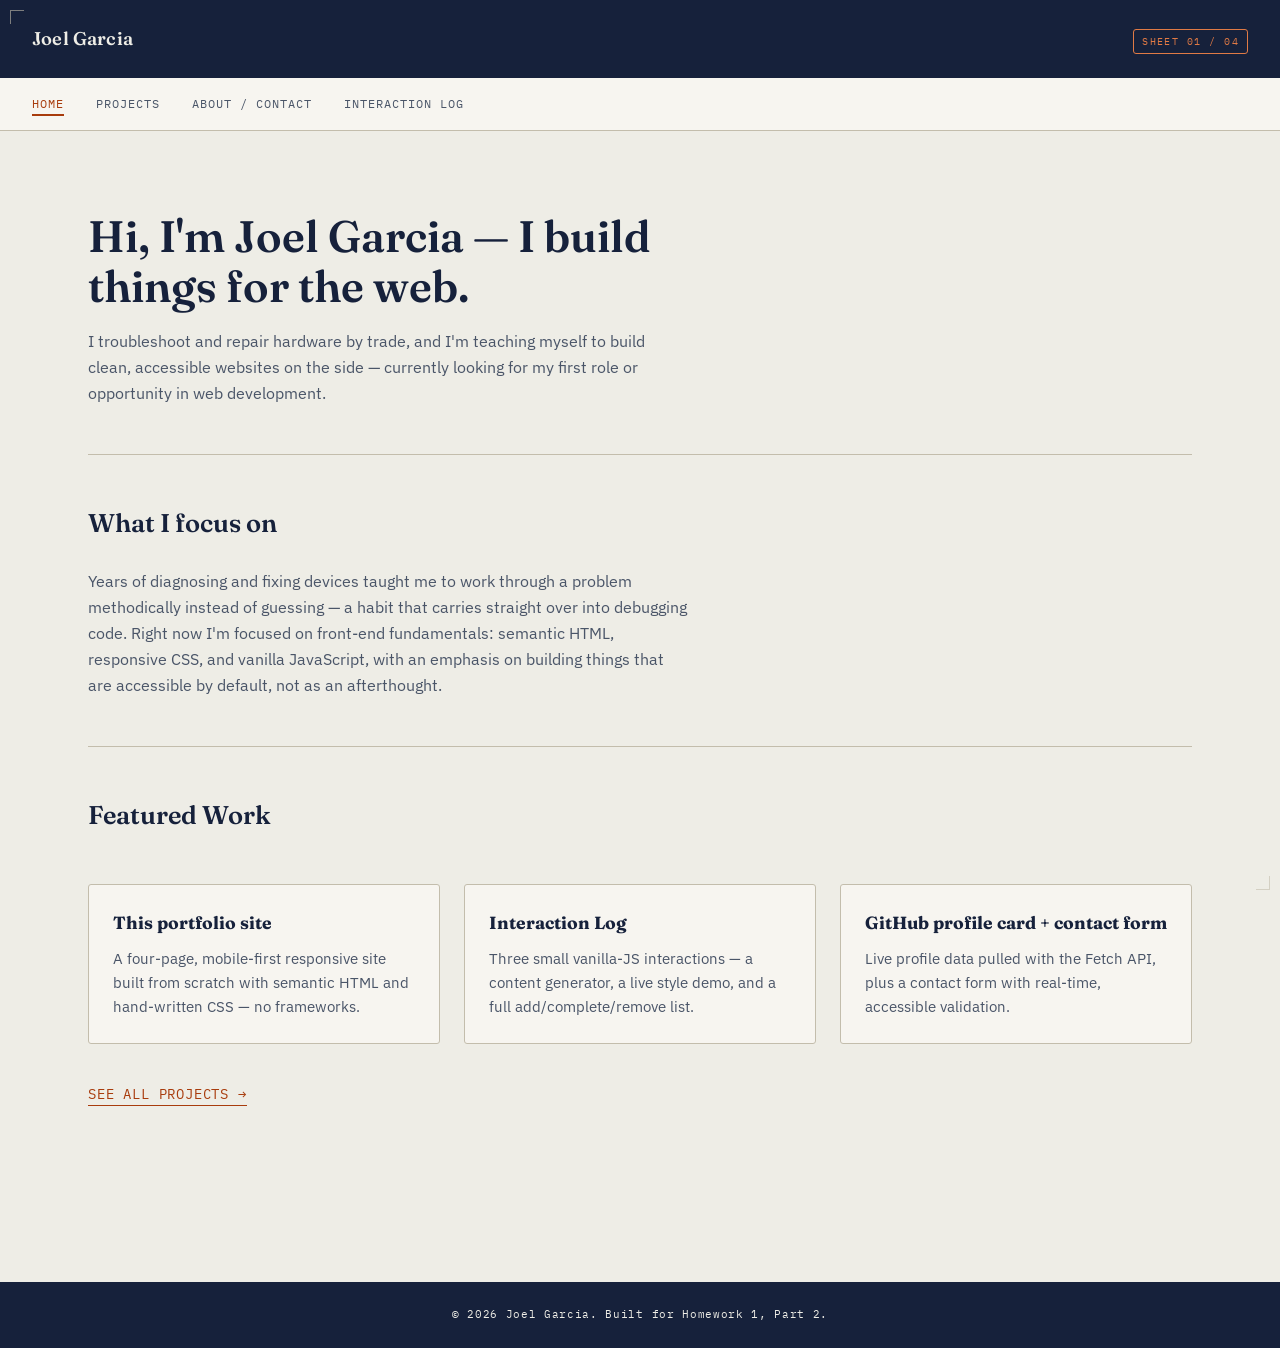
<file: index.html>
<!DOCTYPE html>
<html lang="en">
<head>
  <meta charset="UTF-8">
  <meta name="viewport" content="width=device-width, initial-scale=1.0">
  <title>Home — Joel Garcia</title>
  <link rel="preconnect" href="https://fonts.googleapis.com">
  <link rel="preconnect" href="https://fonts.gstatic.com" crossorigin>
  <link href="https://fonts.googleapis.com/css2?family=Fraunces:opsz,wght@9..144,500;9..144,600&family=IBM+Plex+Mono:wght@400;500&family=IBM+Plex+Sans:wght@400;500;600&display=swap" rel="stylesheet">
  <link rel="stylesheet" href="styles_part2.css">
</head>
<body>

  <a class="skip-link" href="#main-content">Skip to main content</a>

  <header>
    <p>Joel Garcia</p>
    <span class="sheet-tag" aria-hidden="true">SHEET 01 / 04</span>
  </header>

  <nav>
    <button type="button" class="nav-toggle" id="nav-toggle" aria-expanded="false" aria-controls="primary-nav">
      <span class="sr-only">Toggle navigation menu</span>
      <span class="nav-toggle-icon" aria-hidden="true"></span>
    </button>
    <ul id="primary-nav">
      <li><a href="index.html" aria-current="page">Home</a></li>
      <li><a href="projects_part2.html">Projects</a></li>
      <li><a href="about_part2.html">About / Contact</a></li>
      <li><a href="interactive-demo.html">Interaction Log</a></li>
    </ul>
  </nav>

  <main id="main-content" tabindex="-1">

    <section id="hero">
      <h1>Hi, I'm Joel Garcia — I build things for the web.</h1>
      <p>
        I troubleshoot and repair hardware by trade, and I'm teaching myself
        to build clean, accessible websites on the side — currently looking
        for my first role or opportunity in web development.
      </p>
    </section>

    <section id="intro">
      <h2>What I focus on</h2>
      <p>
        Years of diagnosing and fixing devices taught me to work through a
        problem methodically instead of guessing — a habit that carries
        straight over into debugging code. Right now I'm focused on
        front-end fundamentals: semantic HTML, responsive CSS, and vanilla
        JavaScript, with an emphasis on building things that are accessible
        by default, not as an afterthought.
      </p>
    </section>

    <section id="featured-work">
      <h2>Featured Work</h2>

      <article class="project-card">
        <h3>This portfolio site</h3>
        <p>A four-page, mobile-first responsive site built from scratch with semantic HTML and hand-written CSS — no frameworks.</p>
      </article>

      <article class="project-card">
        <h3>Interaction Log</h3>
        <p>Three small vanilla-JS interactions — a content generator, a live style demo, and a full add/complete/remove list.</p>
      </article>

      <article class="project-card">
        <h3>GitHub profile card + contact form</h3>
        <p>Live profile data pulled with the Fetch API, plus a contact form with real-time, accessible validation.</p>
      </article>

      <p><a href="projects_part2.html">See all projects &rarr;</a></p>
    </section>

  </main>

  <footer>
    <p>&copy; 2026 Joel Garcia. Built for Homework 1, Part 2.</p>
  </footer>

  <script src="nav-toggle.js"></script>

</body>
</html>
</file>
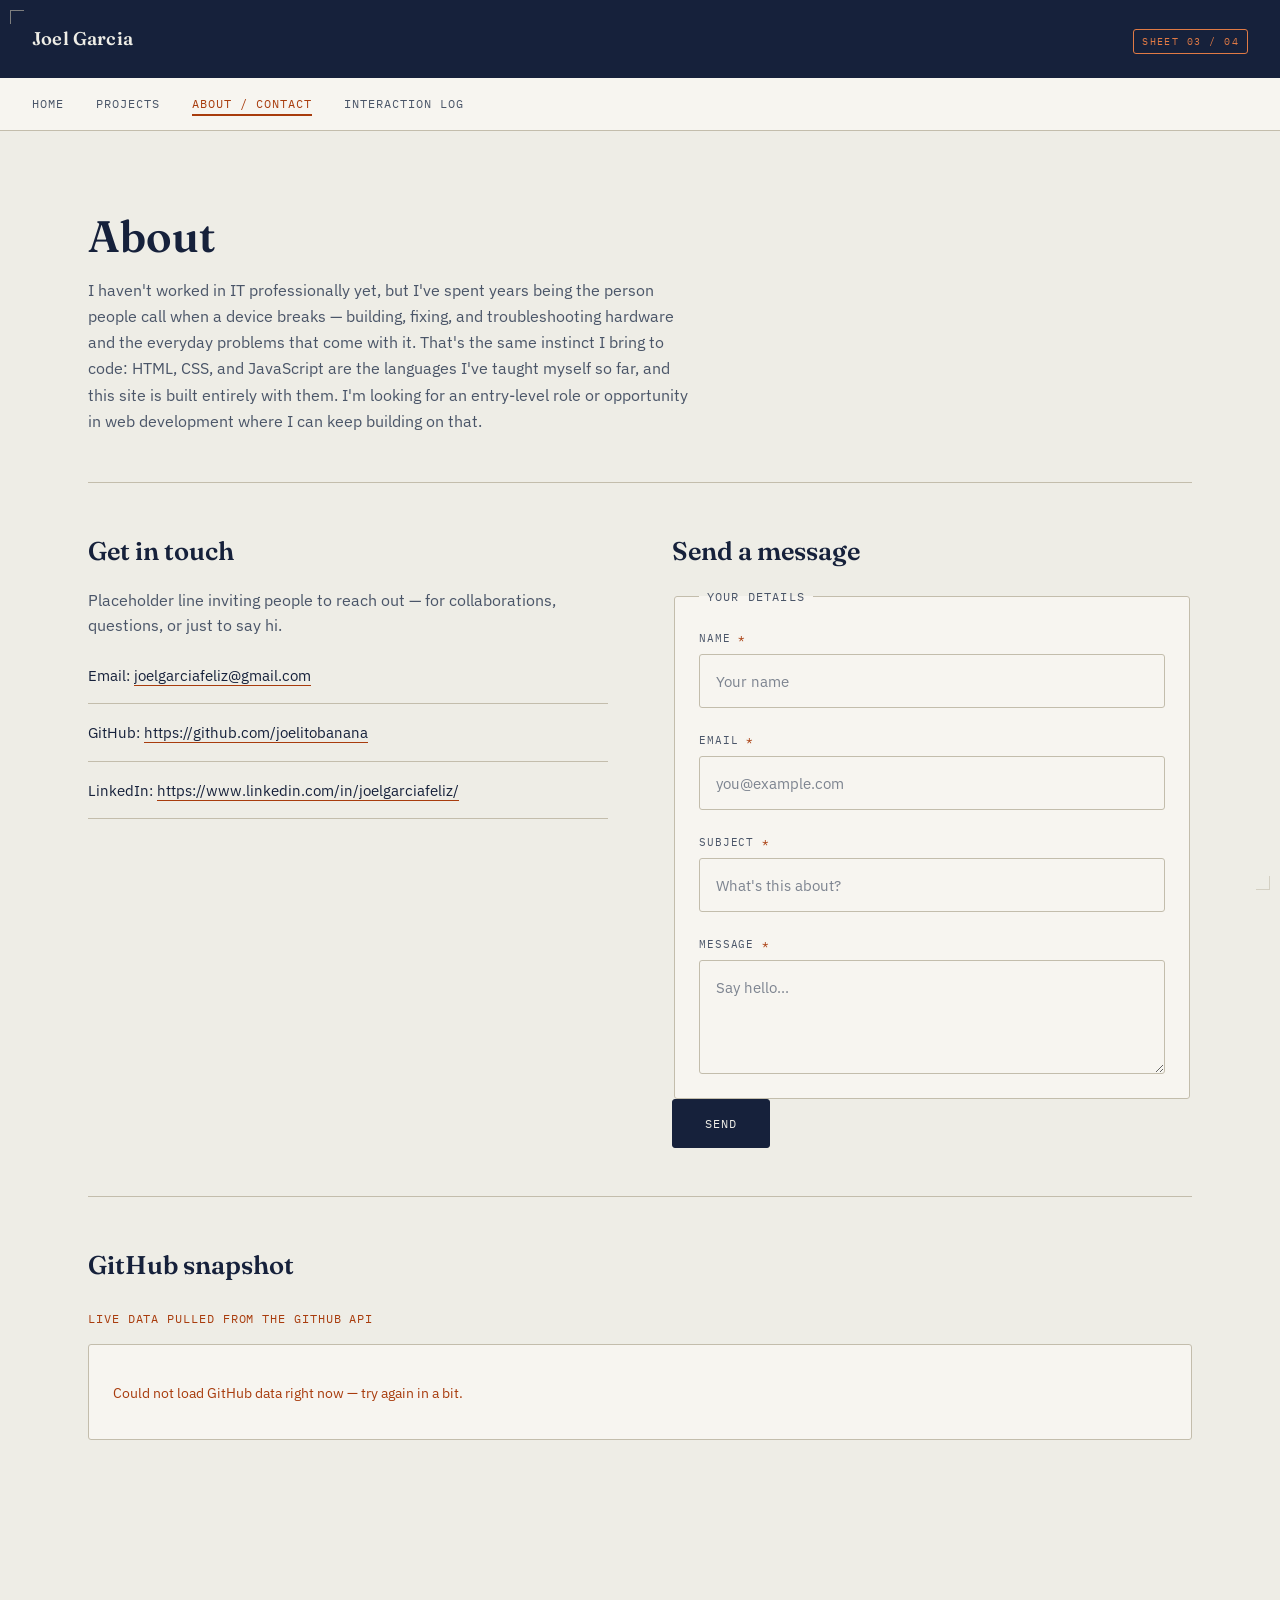
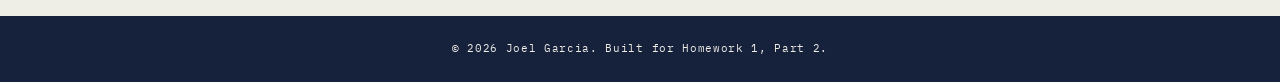
<file: about_part2.html>
<!DOCTYPE html>
<html lang="en">
<head>
  <meta charset="UTF-8">
  <meta name="viewport" content="width=device-width, initial-scale=1.0">
  <title>About / Contact — Joel Garcia</title>
  <link rel="preconnect" href="https://fonts.googleapis.com">
  <link rel="preconnect" href="https://fonts.gstatic.com" crossorigin>
  <link href="https://fonts.googleapis.com/css2?family=Fraunces:opsz,wght@9..144,500;9..144,600&family=IBM+Plex+Mono:wght@400;500&family=IBM+Plex+Sans:wght@400;500;600&display=swap" rel="stylesheet">
  <link rel="stylesheet" href="styles_part2.css">
</head>
<body>

  <a class="skip-link" href="#main-content">Skip to main content</a>

  <header>
    <p>Joel Garcia</p>
    <span class="sheet-tag" aria-hidden="true">SHEET 03 / 04</span>
  </header>

  <nav>
    <button type="button" class="nav-toggle" id="nav-toggle" aria-expanded="false" aria-controls="primary-nav">
      <span class="sr-only">Toggle navigation menu</span>
      <span class="nav-toggle-icon" aria-hidden="true"></span>
    </button>
    <ul id="primary-nav">
      <li><a href="index.html">Home</a></li>
      <li><a href="projects_part2.html">Projects</a></li>
      <li><a href="about_part2.html" aria-current="page">About / Contact</a></li>
      <li><a href="interactive-demo.html">Interaction Log</a></li>
    </ul>
  </nav>

  <main id="main-content" tabindex="-1">

    <section id="about-intro">
      <h1>About</h1>
      <p>
        I haven't worked in IT professionally yet, but I've spent years
        being the person people call when a device breaks — building,
        fixing, and troubleshooting hardware and the everyday problems that
        come with it. That's the same instinct I bring to code: HTML, CSS,
        and JavaScript are the languages I've taught myself so far, and
        this site is built entirely with them. I'm looking for an
        entry-level role or opportunity in web development where I can
        keep building on that.
      </p>
    </section>

    <section id="about-contact">
      <div class="about-wrap">

        <div>
          <h2>Get in touch</h2>
          <p>
            Placeholder line inviting people to reach out — for
            collaborations, questions, or just to say hi.
          </p>
          <ul class="contact-list">
            <li>Email: <a href="mailto:joelgarciafeliz@gmail.com">joelgarciafeliz@gmail.com</a></li>
            <li>GitHub: <a href="https://github.com/joelitobanana">https://github.com/joelitobanana</a></li>
            <li>LinkedIn: <a href="https://www.linkedin.com/in/joelgarciafeliz/">https://www.linkedin.com/in/joelgarciafeliz/</a></li>
          </ul>
        </div>

        <div>
          <h2>Send a message</h2>
          <!-- Client-side validation only — not wired to a backend yet. -->
          <div id="form-status" class="form-status" role="alert" tabindex="-1"></div>
          <form class="contact-form" id="contact-form" novalidate>
            <fieldset>
              <legend>Your details</legend>

              <div class="form-row">
                <label for="name">Name <span class="required-flag" aria-hidden="true">*</span></label>
                <input
                  type="text"
                  id="name"
                  name="name"
                  placeholder="Your name"
                  required
                  aria-required="true"
                  aria-describedby="name-error">
                <span class="field-error" id="name-error"></span>
              </div>

              <div class="form-row">
                <label for="email">Email <span class="required-flag" aria-hidden="true">*</span></label>
                <input
                  type="email"
                  id="email"
                  name="email"
                  placeholder="you@example.com"
                  required
                  aria-required="true"
                  aria-describedby="email-error">
                <span class="field-error" id="email-error"></span>
              </div>

              <div class="form-row">
                <label for="subject">Subject <span class="required-flag" aria-hidden="true">*</span></label>
                <input
                  type="text"
                  id="subject"
                  name="subject"
                  placeholder="What's this about?"
                  required
                  aria-required="true"
                  aria-describedby="subject-error">
                <span class="field-error" id="subject-error"></span>
              </div>

              <div class="form-row">
                <label for="message">Message <span class="required-flag" aria-hidden="true">*</span></label>
                <textarea
                  id="message"
                  name="message"
                  rows="4"
                  placeholder="Say hello..."
                  required
                  aria-required="true"
                  aria-describedby="message-error"></textarea>
                <span class="field-error" id="message-error"></span>
              </div>
            </fieldset>

            <button type="submit">Send</button>
          </form>
        </div>

      </div>
    </section>

    <section id="github-snapshot">
      <h2>GitHub snapshot</h2>
      <p class="eyebrow">Live data pulled from the GitHub API</p>
      <div id="github-card" class="github-card" aria-live="polite">
        <p class="github-status">Loading GitHub profile…</p>
      </div>
    </section>

  </main>

  <footer>
    <p>&copy; 2026 Joel Garcia. Built for Homework 1, Part 2.</p>
  </footer>

  <script>
    (function () {
      const form = document.getElementById('contact-form');
      const status = document.getElementById('form-status');

      // Basic format check: something@something.something — this is the
      // one field (email) validated for correct format, not just presence.
      function isValidEmailFormat(value) {
        return /^[^\s@]+@[^\s@]+\.[^\s@]+$/.test(value);
      }

      const fields = [
        {
          id: 'name',
          emptyMessage: 'Please enter your name.'
        },
        {
          id: 'email',
          emptyMessage: 'Please enter your email address.',
          formatCheck: isValidEmailFormat,
          formatMessage: 'Please enter a valid email address — it needs an "@" and a domain, like name@example.com.'
        },
        {
          id: 'subject',
          emptyMessage: 'Please enter a subject.'
        },
        {
          id: 'message',
          emptyMessage: 'Please enter a message.'
        }
      ];

      function setFieldError(id, message) {
        const input = document.getElementById(id);
        const errorEl = document.getElementById(id + '-error');
        const row = input.closest('.form-row');
        if (message) {
          row.classList.add('has-error');
          input.setAttribute('aria-invalid', 'true');
          errorEl.textContent = message;
        } else {
          row.classList.remove('has-error');
          input.setAttribute('aria-invalid', 'false');
          errorEl.textContent = '';
        }
      }

      // Returns an error message string for this field, or '' if it's valid.
      // Checks emptiness first, then format (when the field defines one).
      function getFieldError(field) {
        const input = document.getElementById(field.id);
        const value = input.value.trim();

        if (value === '') {
          return field.emptyMessage;
        }
        if (field.formatCheck && !field.formatCheck(value)) {
          return field.formatMessage;
        }
        return '';
      }

      function validate() {
        const errors = [];
        fields.forEach(function (field) {
          const message = getFieldError(field);
          setFieldError(field.id, message);
          if (message) errors.push(field);
        });
        return errors;
      }

      form.addEventListener('submit', function (e) {
        e.preventDefault();
        const errors = validate();

        status.classList.remove('is-success');

        if (errors.length > 0) {
          const items = errors
            .map(function (field) {
              const message = getFieldError(field);
              return '<li><a href="#' + field.id + '">' + message + '</a></li>';
            })
            .join('');
          status.innerHTML =
            'Please fix ' + errors.length + ' error' + (errors.length > 1 ? 's' : '') +
            ' before sending:<ul>' + items + '</ul>';
          // role="alert" announces the summary immediately; focus then moves
          // to the first invalid field so keyboard/screen-reader users can
          // fix it right away without hunting for it.
          document.getElementById(errors[0].id).focus();
        } else {
          const name = document.getElementById('name').value.trim();
          status.classList.add('is-success');
          status.innerHTML = 'Thanks, ' + name + ' — your message looks good. ' +
            '(This form is a front-end demo and isn\u2019t connected to a backend yet.)';
          status.focus();
          form.reset();
          fields.forEach(function (field) { setFieldError(field.id, ''); });
        }
      });

      // Live-correct: once a field already shows an error, re-check it on
      // every keystroke so the message updates or clears the moment the
      // person fixes it, without needing to submit again.
      fields.forEach(function (field) {
        const input = document.getElementById(field.id);
        input.addEventListener('input', function () {
          const row = input.closest('.form-row');
          if (!row.classList.contains('has-error')) return;
          setFieldError(field.id, getFieldError(field));
        });
      });
    })();
  </script>

  <script src="nav-toggle.js"></script>
  <script src="github-card.js"></script>

</body>
</html>
</file>
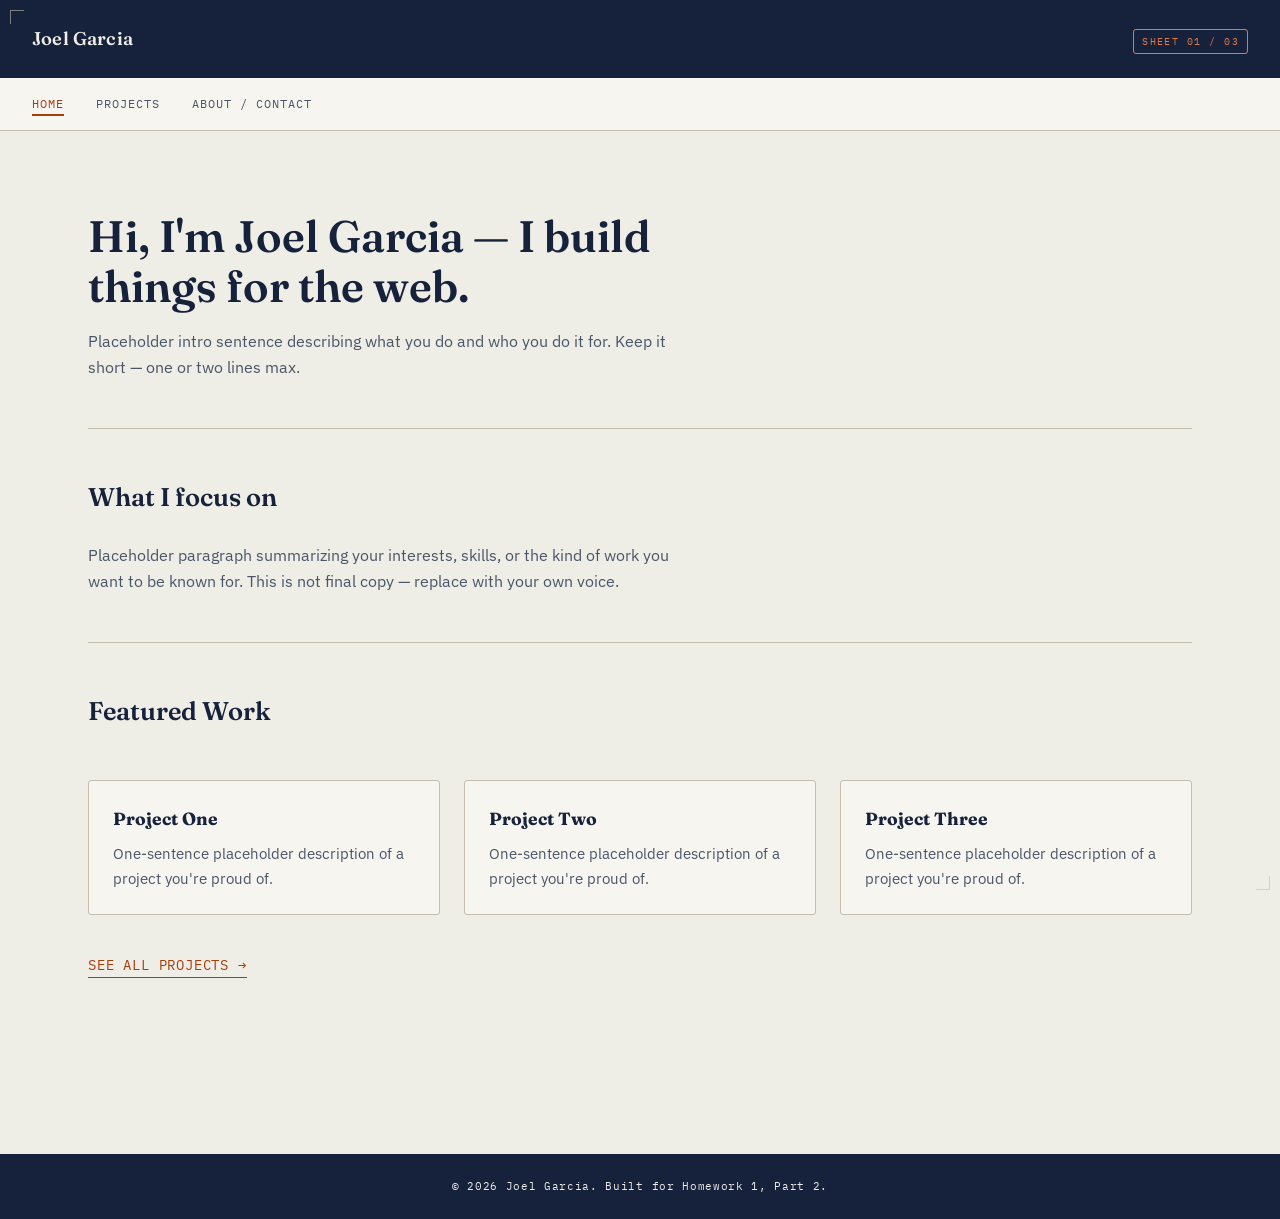
<file: index_part2.html>
<!DOCTYPE html>
<html lang="en">
<head>
  <meta charset="UTF-8">
  <meta name="viewport" content="width=device-width, initial-scale=1.0">
  <title>Home — Joel Garcia</title>
  <link rel="preconnect" href="https://fonts.googleapis.com">
  <link rel="preconnect" href="https://fonts.gstatic.com" crossorigin>
  <link href="https://fonts.googleapis.com/css2?family=Fraunces:opsz,wght@9..144,500;9..144,600&family=IBM+Plex+Mono:wght@400;500&family=IBM+Plex+Sans:wght@400;500;600&display=swap" rel="stylesheet">
  <link rel="stylesheet" href="styles_part2.css">
</head>
<body>

  <a class="skip-link" href="#main-content">Skip to main content</a>

  <header>
    <p>Joel Garcia</p>
    <span class="sheet-tag" aria-hidden="true">SHEET 01 / 03</span>
  </header>

  <nav>
    <ul>
      <li><a href="index_part2.html" aria-current="page">Home</a></li>
      <li><a href="projects_part2.html">Projects</a></li>
      <li><a href="about_part2.html">About / Contact</a></li>
    </ul>
  </nav>

  <main id="main-content" tabindex="-1">

    <section id="hero">
      <h1>Hi, I'm Joel Garcia — I build things for the web.</h1>
      <p>
        Placeholder intro sentence describing what you do and who you do it
        for. Keep it short — one or two lines max.
      </p>
    </section>

    <section id="intro">
      <h2>What I focus on</h2>
      <p>
        Placeholder paragraph summarizing your interests, skills, or the
        kind of work you want to be known for. This is not final copy —
        replace with your own voice.
      </p>
    </section>

    <section id="featured-work">
      <h2>Featured Work</h2>

      <article class="project-card">
        <h3>Project One</h3>
        <p>One-sentence placeholder description of a project you're proud of.</p>
      </article>

      <article class="project-card">
        <h3>Project Two</h3>
        <p>One-sentence placeholder description of a project you're proud of.</p>
      </article>

      <article class="project-card">
        <h3>Project Three</h3>
        <p>One-sentence placeholder description of a project you're proud of.</p>
      </article>

      <p><a href="projects_part2.html">See all projects &rarr;</a></p>
    </section>

  </main>

  <footer>
    <p>&copy; 2026 Joel Garcia. Built for Homework 1, Part 2.</p>
  </footer>

</body>
</html>
</file>
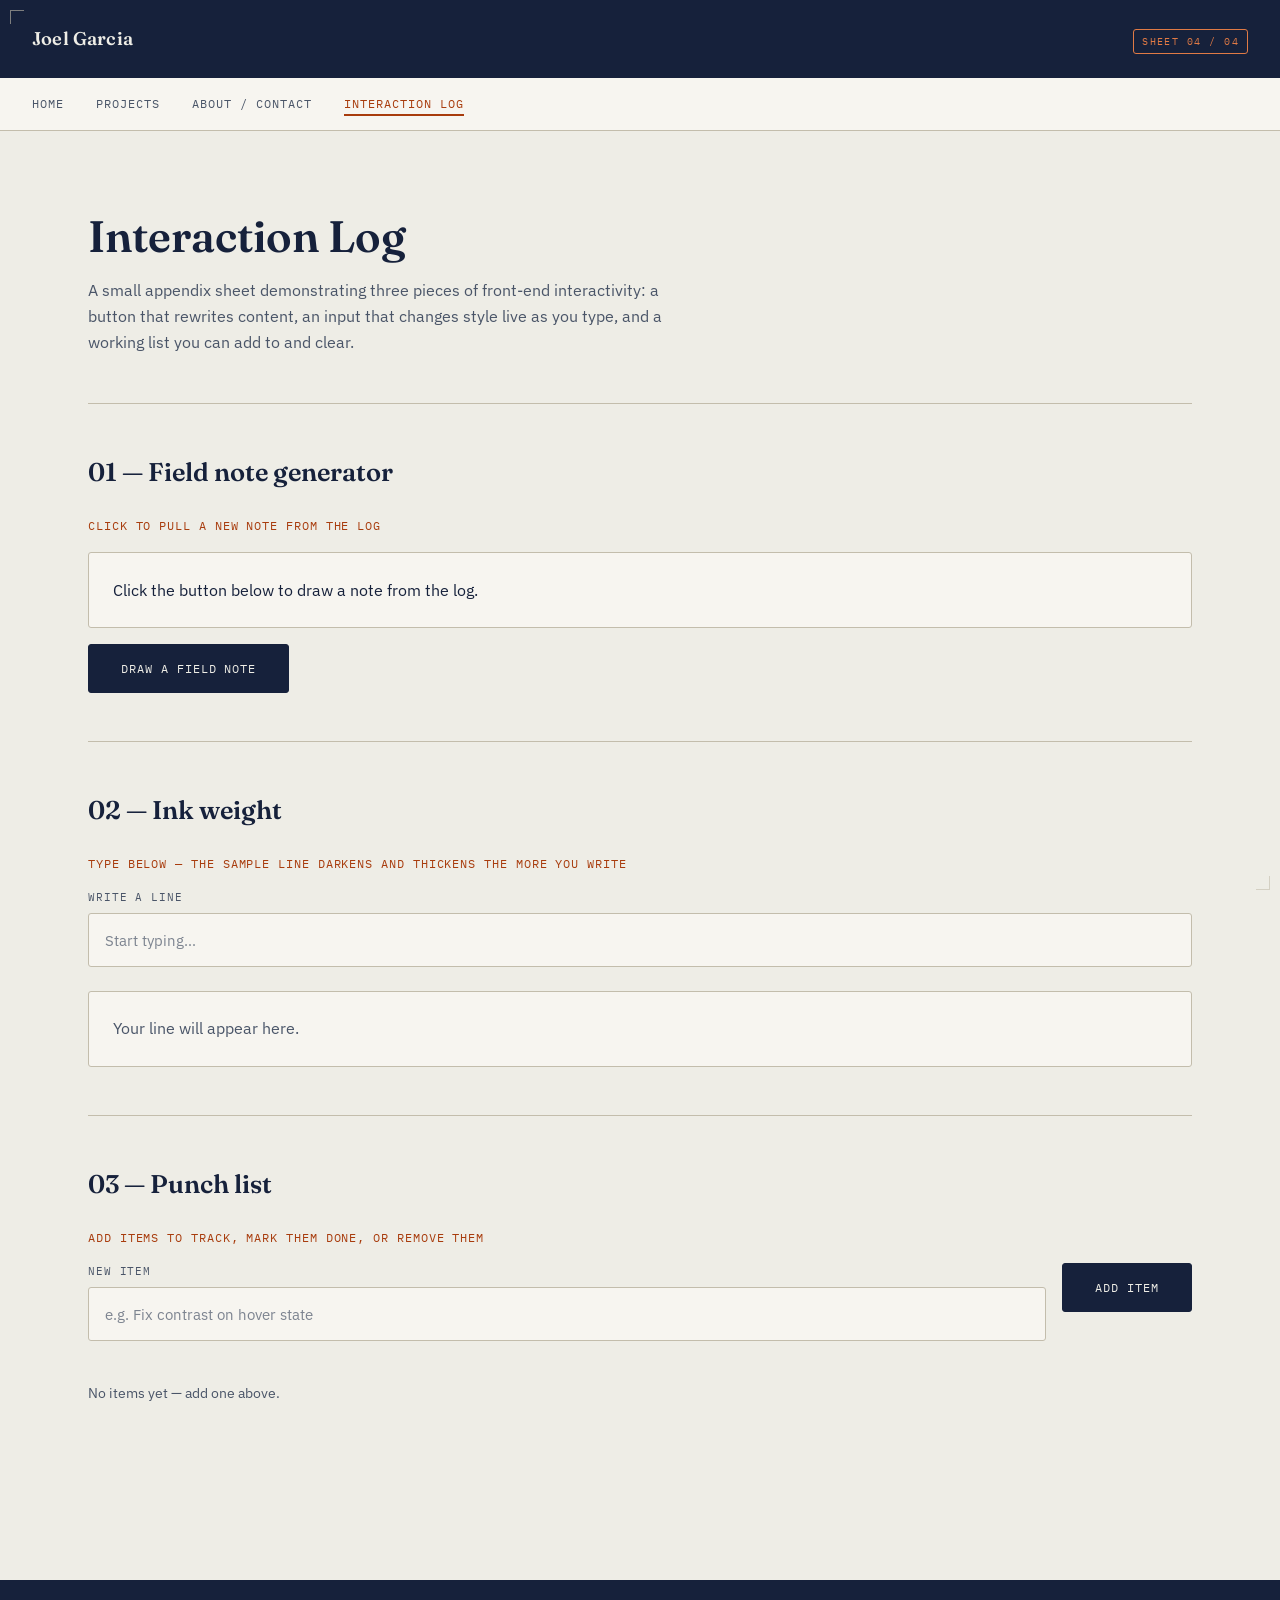
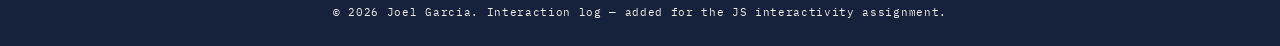
<file: interactive-demo.html>
<!DOCTYPE html>
<html lang="en">
<head>
  <meta charset="UTF-8">
  <meta name="viewport" content="width=device-width, initial-scale=1.0">
  <title>Interaction Log — Joel Garcia</title>
  <link rel="preconnect" href="https://fonts.googleapis.com">
  <link rel="preconnect" href="https://fonts.gstatic.com" crossorigin>
  <link href="https://fonts.googleapis.com/css2?family=Fraunces:opsz,wght@9..144,500;9..144,600&family=IBM+Plex+Mono:wght@400;500&family=IBM+Plex+Sans:wght@400;500;600&display=swap" rel="stylesheet">
  <link rel="stylesheet" href="styles_part2.css">
</head>
<body>

  <a class="skip-link" href="#main-content">Skip to main content</a>

  <header>
    <p>Joel Garcia</p>
    <span class="sheet-tag" aria-hidden="true">SHEET 04 / 04</span>
  </header>

  <nav>
    <button type="button" class="nav-toggle" id="nav-toggle" aria-expanded="false" aria-controls="primary-nav">
      <span class="sr-only">Toggle navigation menu</span>
      <span class="nav-toggle-icon" aria-hidden="true"></span>
    </button>
    <ul id="primary-nav">
      <li><a href="index.html">Home</a></li>
      <li><a href="projects_part2.html">Projects</a></li>
      <li><a href="about_part2.html">About / Contact</a></li>
      <li><a href="interactive-demo.html" aria-current="page">Interaction Log</a></li>
    </ul>
  </nav>

  <main id="main-content" tabindex="-1">

    <section id="log-intro">
      <h1>Interaction Log</h1>
      <p>
        A small appendix sheet demonstrating three pieces of front-end
        interactivity: a button that rewrites content, an input that
        changes style live as you type, and a working list you can add
        to and clear.
      </p>
    </section>

    <section id="field-note">
      <h2>01 — Field note generator</h2>
      <p class="eyebrow">Click to pull a new note from the log</p>
      <p id="note-text" class="note-display">
        Click the button below to draw a note from the log.
      </p>
      <button type="button" id="note-button" class="btn">Draw a field note</button>
    </section>

    <section id="ink-weight">
      <h2>02 — Ink weight</h2>
      <p class="eyebrow">Type below — the sample line darkens and thickens the more you write</p>
      <div class="form-row">
        <label for="ink-input">Write a line</label>
        <input
          type="text"
          id="ink-input"
          name="ink-input"
          placeholder="Start typing…"
          autocomplete="off">
      </div>
      <p id="ink-sample" class="ink-sample">Your line will appear here.</p>
    </section>

    <section id="punch-list">
      <h2>03 — Punch list</h2>
      <p class="eyebrow">Add items to track, mark them done, or remove them</p>
      <form id="punch-form" class="punch-form" novalidate>
        <div class="form-row">
          <label for="punch-input">New item</label>
          <input
            type="text"
            id="punch-input"
            name="punch-input"
            placeholder="e.g. Fix contrast on hover state"
            autocomplete="off">
        </div>
        <button type="submit" class="btn">Add item</button>
      </form>
      <ul id="punch-items" class="punch-items"></ul>
      <p id="punch-empty" class="punch-empty">No items yet — add one above.</p>
    </section>

  </main>

  <footer>
    <p>&copy; 2026 Joel Garcia. Interaction log — added for the JS interactivity assignment.</p>
  </footer>

  <script src="nav-toggle.js"></script>
  <script src="interactive-demo.js"></script>

</body>
</html>
</file>
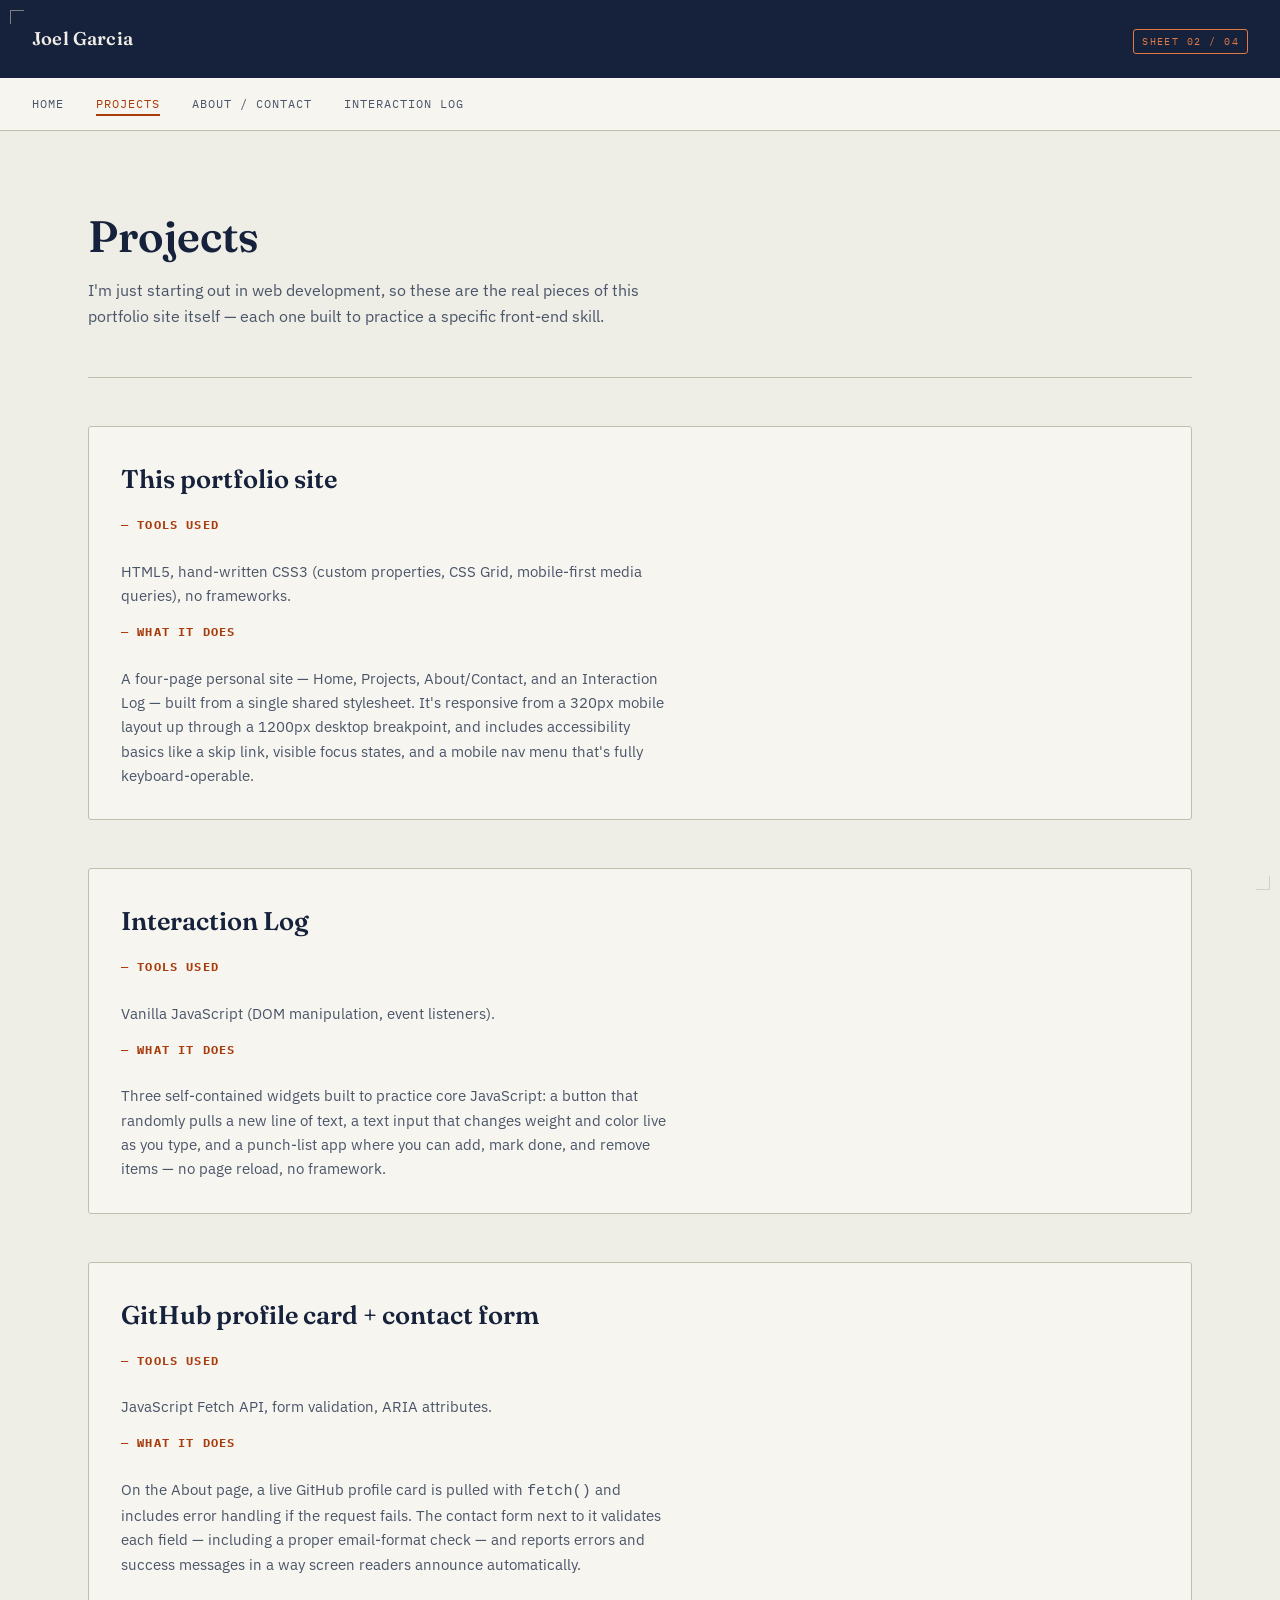
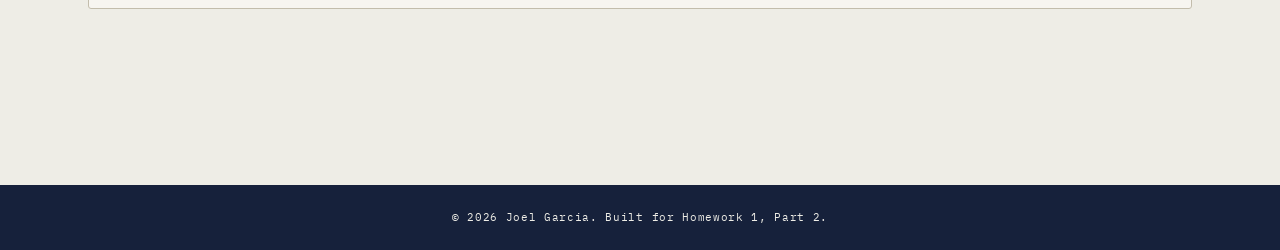
<file: projects_part2.html>
<!DOCTYPE html>
<html lang="en">
<head>
  <meta charset="UTF-8">
  <meta name="viewport" content="width=device-width, initial-scale=1.0">
  <title>Projects — Joel Garcia</title>
  <link rel="preconnect" href="https://fonts.googleapis.com">
  <link rel="preconnect" href="https://fonts.gstatic.com" crossorigin>
  <link href="https://fonts.googleapis.com/css2?family=Fraunces:opsz,wght@9..144,500;9..144,600&family=IBM+Plex+Mono:wght@400;500&family=IBM+Plex+Sans:wght@400;500;600&display=swap" rel="stylesheet">
  <link rel="stylesheet" href="styles_part2.css">
</head>
<body>

  <a class="skip-link" href="#main-content">Skip to main content</a>

  <header>
    <p>Joel Garcia</p>
    <span class="sheet-tag" aria-hidden="true">SHEET 02 / 04</span>
  </header>

  <nav>
    <button type="button" class="nav-toggle" id="nav-toggle" aria-expanded="false" aria-controls="primary-nav">
      <span class="sr-only">Toggle navigation menu</span>
      <span class="nav-toggle-icon" aria-hidden="true"></span>
    </button>
    <ul id="primary-nav">
      <li><a href="index.html">Home</a></li>
      <li><a href="projects_part2.html" aria-current="page">Projects</a></li>
      <li><a href="about_part2.html">About / Contact</a></li>
      <li><a href="interactive-demo.html">Interaction Log</a></li>
    </ul>
  </nav>

  <main id="main-content" tabindex="-1">

    <section id="projects-intro">
      <h1>Projects</h1>
      <p>
        I'm just starting out in web development, so these are the real
        pieces of this portfolio site itself — each one built to practice
        a specific front-end skill.
      </p>
    </section>

    <section id="project-list">

      <article class="project-card">
        <h2>This portfolio site</h2>
        <h3>Tools used</h3>
        <p>HTML5, hand-written CSS3 (custom properties, CSS Grid, mobile-first media queries), no frameworks.</p>
        <h3>What it does</h3>
        <p>
          A four-page personal site — Home, Projects, About/Contact, and an
          Interaction Log — built from a single shared stylesheet. It's
          responsive from a 320px mobile layout up through a 1200px desktop
          breakpoint, and includes accessibility basics like a skip link,
          visible focus states, and a mobile nav menu that's fully
          keyboard-operable.
        </p>
      </article>

      <article class="project-card">
        <h2>Interaction Log</h2>
        <h3>Tools used</h3>
        <p>Vanilla JavaScript (DOM manipulation, event listeners).</p>
        <h3>What it does</h3>
        <p>
          Three self-contained widgets built to practice core JavaScript:
          a button that randomly pulls a new line of text, a text input
          that changes weight and color live as you type, and a punch-list
          app where you can add, mark done, and remove items — no page
          reload, no framework.
        </p>
      </article>

      <article class="project-card">
        <h2>GitHub profile card + contact form</h2>
        <h3>Tools used</h3>
        <p>JavaScript Fetch API, form validation, ARIA attributes.</p>
        <h3>What it does</h3>
        <p>
          On the About page, a live GitHub profile card is pulled with
          <code>fetch()</code> and includes error handling if the request
          fails. The contact form next to it validates each field —
          including a proper email-format check — and reports errors and
          success messages in a way screen readers announce automatically.
        </p>
      </article>

    </section>

  </main>

  <footer>
    <p>&copy; 2026 Joel Garcia. Built for Homework 1, Part 2.</p>
  </footer>

  <script src="nav-toggle.js"></script>

</body>
</html>
</file>
<file: styles_part2.css>
/* ==========================================================================
   Joel Garcia — Portfolio stylesheet (styles_part2.css)

   Concept: a "spec sheet" / drafting-table aesthetic — a nod to the
   data-sheet="SHEET 0X / 03" labels already in the markup. Paper +
   ink-navy base, one burnt-orange "red pencil" accent used sparingly,
   IBM Plex Mono for stamped labels/eyebrows, Fraunces for display type.

   Built mobile-first (base = ~320px). Two breakpoints layer on
   enhancements for tablet (768px) and desktop (1200px).
   ========================================================================== */

/* ---- Design tokens ------------------------------------------------------ */
:root {
  /* Color */
  --ink: #16213b;          /* primary text / dark bands */
  --ink-soft: #4a5568;     /* secondary text */
  --paper: #eeede6;        /* page background */
  --paper-raised: #f7f5f0; /* cards, inputs — one step lighter than paper */
  --line: #c3bdac;         /* hairline rules / borders */
  --signal: #c1440e;       /* accent — decorative only: borders, focus rings, hover fills behind dark text */
  --signal-text: #a83c0d;  /* accent, darkened for AA text contrast on paper/paper-raised (5.4:1+) */
  --signal-on-dark: #e07a45; /* accent, lightened for AA text contrast on the ink header/footer bands (5.3:1+) */

  /* Type */
  --font-display: "Fraunces", Georgia, serif;
  --font-body: "IBM Plex Sans", -apple-system, BlinkMacSystemFont, sans-serif;
  --font-mono: "IBM Plex Mono", "Courier New", monospace;

  /* Spacing scale — multiples of 8px */
  --space-1: 8px;
  --space-2: 16px;
  --space-3: 24px;
  --space-4: 32px;
  --space-5: 48px;
  --space-6: 64px;
  --space-8: 96px;

  --radius: 3px;
  --max-width: 1200px;
}

/* ---- Reset --------------------------------------------------------------- */
*,
*::before,
*::after {
  box-sizing: border-box;
}

html {
  -webkit-text-size-adjust: 100%;
  scroll-behavior: smooth;
}

body,
h1, h2, h3,
p, ul, ol,
figure {
  margin: 0;
}

ul {
  padding: 0;
}

img {
  display: block;
  max-width: 100%;
  height: auto;
}

a {
  color: inherit;
}

::selection {
  background: var(--signal-text);
  color: var(--paper);
}

/* Visually hidden but available to assistive tech / keyboard focus */
.sr-only {
  position: absolute;
  width: 1px;
  height: 1px;
  padding: 0;
  margin: -1px;
  overflow: hidden;
  clip: rect(0, 0, 0, 0);
  white-space: nowrap;
  border: 0;
}

/* Skip-navigation link: first focusable element on every page */
.skip-link {
  position: absolute;
  top: -100px;
  left: var(--space-2);
  z-index: 100;
  background: var(--ink);
  color: var(--paper);
  padding: var(--space-2) var(--space-3);
  border-radius: var(--radius);
  font-family: var(--font-mono);
  font-size: 0.8rem;
  text-transform: uppercase;
  letter-spacing: 0.06em;
  transition: top 0.15s ease;
}

.skip-link:focus {
  top: var(--space-2);
}

main:focus {
  outline: none;
}

/* ---- Base ------------------------------------------------------------- */
body {
  background: var(--paper);
  color: var(--ink);
  font-family: var(--font-body);
  font-size: 16px;
  line-height: 1.6;
  -webkit-font-smoothing: antialiased;
  position: relative;
}

/* Corner registration marks — a quiet nod to drafting/print sheets */
body::before,
body::after {
  content: "";
  position: fixed;
  width: 14px;
  height: 14px;
  border: 1px solid var(--line);
  opacity: 0.6;
  pointer-events: none;
  z-index: 50;
}
body::before {
  top: 10px;
  left: 10px;
  border-right: none;
  border-bottom: none;
}
body::after {
  bottom: 10px;
  right: 10px;
  border-left: none;
  border-top: none;
}

a:focus-visible,
button:focus-visible,
input:focus-visible,
textarea:focus-visible {
  outline: 2px solid var(--signal);
  outline-offset: 2px;
}

/* ---- Header / title block ------------------------------------------------ */
header {
  background: var(--ink);
  color: var(--paper);
  padding: var(--space-3);
  display: flex;
  flex-wrap: wrap;
  align-items: baseline;
  justify-content: space-between;
  row-gap: var(--space-1);
  column-gap: var(--space-2);
}

header p {
  font-family: var(--font-display);
  font-weight: 600;
  font-size: 1.05rem;
  letter-spacing: 0.01em;
}

/* Decorative sheet-number tag. aria-hidden in the HTML — it's letterhead
   flourish, not wayfinding info (nav already marks the current page via
   aria-current), so it's hidden from assistive tech rather than read aloud
   as a confusing run-on string after the site name. */
.sheet-tag {
  font-family: var(--font-mono);
  font-size: 0.65rem;
  letter-spacing: 0.14em;
  color: var(--signal-on-dark);
  border: 1px solid var(--signal-on-dark);
  border-radius: var(--radius);
  padding: 3px 8px;
  text-transform: uppercase;
}

/* ---- Nav ------------------------------------------------------------- */
nav {
  background: var(--paper-raised);
  border-bottom: 1px solid var(--line);
}

/* Hamburger toggle — only rendered/shown at mobile widths; the nav list
   is always visible at tablet+ so the button has nothing to do there. */
.nav-toggle {
  display: none;
}

nav ul {
  display: flex;
  flex-wrap: wrap;
  list-style: none;
  gap: var(--space-2) var(--space-3);
  padding: var(--space-2) var(--space-3);
  font-family: var(--font-mono);
  font-size: 0.7rem;
  letter-spacing: 0.08em;
  text-transform: uppercase;
}

nav a {
  text-decoration: none;
  color: var(--ink-soft);
  padding-bottom: 3px;
  border-bottom: 2px solid transparent;
  transition: color 0.15s ease, border-color 0.15s ease;
}

nav a:hover,
nav a:focus-visible,
nav a[aria-current="page"] {
  color: var(--signal-text);
  border-bottom-color: var(--signal-text);
}

/* ---- Main / sections --------------------------------------------------- */
main {
  max-width: var(--max-width);
  margin: 0 auto;
  padding: var(--space-4) var(--space-3);
}

section {
  padding: var(--space-4) 0;
  border-top: 1px solid var(--line);
}

section:first-child {
  border-top: none;
  padding-top: var(--space-2);
}

h1 {
  font-family: var(--font-display);
  font-weight: 600;
  font-size: clamp(1.9rem, 6vw, 2.75rem);
  line-height: 1.15;
  max-width: 20ch;
}

h2 {
  font-family: var(--font-display);
  font-weight: 600;
  font-size: clamp(1.3rem, 3.5vw, 1.6rem);
  margin-bottom: var(--space-3);
}

#hero p,
#intro p,
#projects-intro p,
#about-intro p,
#log-intro p {
  color: var(--ink-soft);
  max-width: 60ch;
  margin-top: var(--space-2);
  font-size: 1.02rem;
}

#featured-work p a {
  display: inline-block;
  margin-top: var(--space-2);
  font-family: var(--font-mono);
  font-size: 0.85rem;
  text-transform: uppercase;
  letter-spacing: 0.06em;
  color: var(--signal-text);
  text-decoration: none;
  border-bottom: 1px solid var(--signal-text);
}

#featured-work p a:hover,
#featured-work p a:focus-visible {
  color: var(--ink);
  border-color: var(--ink);
}

/* ---- Featured work grid (home page) — multi-column via CSS Grid -------- */
#featured-work {
  display: grid;
  grid-template-columns: 1fr;
  gap: var(--space-3);
}

#featured-work h2,
#featured-work > p {
  grid-column: 1 / -1;
}

/* .project-card — lightweight variant used on the home page */
.project-card {
  background: var(--paper-raised);
  border: 1px solid var(--line);
  border-radius: var(--radius);
  padding: var(--space-3);
  transition: transform 0.15s ease, border-color 0.15s ease;
}

.project-card:hover,
.project-card:focus-within {
  transform: translateY(-2px);
  border-color: var(--signal);
}

.project-card h3 {
  font-family: var(--font-display);
  font-size: 1.1rem;
  margin-bottom: var(--space-1);
}

.project-card p {
  color: var(--ink-soft);
  font-size: 0.95rem;
}

/* ---- Project list (projects page) — richer spec-sheet style cards ------ */
#project-list {
  display: flex;
  flex-direction: column;
  gap: var(--space-5);
}

#project-list .project-card {
  display: grid;
  grid-template-columns: 1fr;
  grid-template-areas:
    "title"
    "meta1"
    "text1"
    "meta2"
    "text2"
    "media";
  gap: var(--space-2);
  padding: var(--space-3);
}

#project-list .project-card h2 {
  grid-area: title;
  margin-bottom: 0;
}

#project-list .project-card h3:nth-of-type(1) { grid-area: meta1; }
#project-list .project-card p:nth-of-type(1)  { grid-area: text1; }
#project-list .project-card h3:nth-of-type(2) { grid-area: meta2; }
#project-list .project-card p:nth-of-type(2)  { grid-area: text2; }
#project-list .project-card img               { grid-area: media; }

#project-list .project-card h3 {
  font-family: var(--font-mono);
  font-size: 0.72rem;
  text-transform: uppercase;
  letter-spacing: 0.1em;
  color: var(--signal-text);
}

#project-list .project-card h3::before {
  content: "— ";
}

#project-list .project-card p {
  color: var(--ink-soft);
}

#project-list .project-card img {
  width: 100%;
  aspect-ratio: 4 / 3;
  object-fit: cover;
  background: var(--paper);
  border: 1px solid var(--line);
  border-radius: var(--radius);
}

/* ---- About / contact page ---------------------------------------------- */
.about-wrap {
  display: grid;
  grid-template-columns: 1fr;
  gap: var(--space-5);
}

.about-wrap h2 {
  margin-bottom: var(--space-2);
}

.about-wrap > div > p {
  color: var(--ink-soft);
  margin-bottom: var(--space-3);
}

.contact-list {
  list-style: none;
  display: flex;
  flex-direction: column;
  gap: var(--space-2);
}

.contact-list li {
  font-size: 0.95rem;
  padding-bottom: var(--space-2);
  border-bottom: 1px solid var(--line);
}

.contact-list a {
  text-decoration: none;
  border-bottom: 1px solid var(--signal-text);
}

.contact-list a:hover,
.contact-list a:focus-visible {
  color: var(--signal-text);
}

.contact-form {
  display: flex;
  flex-direction: column;
}

/* Error/success summary — announced via role="alert" in the HTML.
   :not(:empty) means it only takes up space once JS has something to say. */
.form-status {
  display: none;
}

.form-status:not(:empty) {
  display: block;
  margin-bottom: var(--space-3);
  padding: var(--space-2) var(--space-3);
  border: 1px solid var(--signal-text);
  border-left: 4px solid var(--signal-text);
  border-radius: var(--radius);
  background: var(--paper-raised);
  font-size: 0.9rem;
}

.form-status.is-success {
  border-color: var(--ink);
  border-left-color: var(--ink);
}

.form-status a {
  color: var(--signal-text);
}

.form-status ul {
  list-style: disc;
  padding-left: var(--space-3);
  margin-top: var(--space-1);
}

/* Groups the related contact fields into one labelled region —
   the same "common region" treatment as the project cards. */
fieldset {
  border: 1px solid var(--line);
  border-radius: var(--radius);
  background: var(--paper-raised);
  padding: var(--space-3);
}

legend {
  font-family: var(--font-mono);
  font-size: 0.72rem;
  text-transform: uppercase;
  letter-spacing: 0.1em;
  color: var(--ink-soft);
  padding: 0 var(--space-1);
}

.form-row {
  display: flex;
  flex-direction: column;
  gap: 6px;
  margin-bottom: var(--space-3);
}

.form-row:last-child {
  margin-bottom: 0;
}

.form-row label {
  font-family: var(--font-mono);
  font-size: 0.7rem;
  text-transform: uppercase;
  letter-spacing: 0.08em;
  color: var(--ink-soft);
}

.form-row input,
.form-row textarea {
  font-family: var(--font-body);
  font-size: 0.95rem;
  color: var(--ink);
  background: var(--paper-raised);
  border: 1px solid var(--line);
  border-radius: var(--radius);
  padding: var(--space-2);
  resize: vertical;
}

.form-row input::placeholder,
.form-row textarea::placeholder {
  color: var(--ink-soft);
  opacity: 0.7;
}

.form-row input:focus,
.form-row textarea:focus {
  outline: none;
  border-color: var(--signal);
  box-shadow: 0 0 0 2px rgba(193, 68, 14, 0.15);
}

.form-row .required-flag {
  color: var(--signal-text);
}

/* Error state: color is never the only cue — border weight doubles and
   an icon + text message appears, so the state reads without color vision. */
.form-row.has-error input,
.form-row.has-error textarea {
  border-color: var(--signal-text);
  border-width: 2px;
}

.field-error {
  display: block;
  min-height: 1em;
  margin-top: 4px;
  font-size: 0.82rem;
  color: var(--signal-text);
}

.field-error:empty {
  display: none;
}

.contact-form button,
.btn {
  align-self: flex-start;
  font-family: var(--font-mono);
  font-size: 0.75rem;
  text-transform: uppercase;
  letter-spacing: 0.08em;
  color: var(--paper);
  background: var(--ink);
  border: 1px solid var(--ink);
  border-radius: var(--radius);
  padding: var(--space-2) var(--space-4);
  cursor: pointer;
  transition: background 0.15s ease, border-color 0.15s ease;
}

.contact-form button:hover,
.contact-form button:focus-visible,
.btn:hover,
.btn:focus-visible {
  background: var(--signal-text);
  border-color: var(--signal-text);
}

/* ---- Interaction log (about/contact-style eyebrow + three widgets) ---- */
.eyebrow {
  font-family: var(--font-mono);
  font-size: 0.72rem;
  text-transform: uppercase;
  letter-spacing: 0.08em;
  color: var(--signal-text);
  margin-bottom: var(--space-2);
}

/* Widget 1: field note generator */
.note-display {
  background: var(--paper-raised);
  border: 1px solid var(--line);
  border-radius: var(--radius);
  padding: var(--space-3);
  color: var(--ink);
  font-size: 1.02rem;
  margin-bottom: var(--space-2);
  min-height: 1.6em;
}

/* Widget 2: ink weight */
.ink-sample {
  border: 1px solid var(--line);
  border-radius: var(--radius);
  background: var(--paper-raised);
  padding: var(--space-3);
  min-height: 1.6em;
  color: var(--ink-soft);
  font-weight: 400;
  transition: color 0.15s ease, font-weight 0.05s ease;
}

/* Widget 3: punch list */
.punch-form {
  display: flex;
  flex-wrap: wrap;
  align-items: flex-end;
  gap: var(--space-2);
  margin-bottom: var(--space-3);
}

.punch-form .form-row {
  flex: 1 1 240px;
  margin-bottom: 0;
}

.punch-items {
  list-style: none;
  display: flex;
  flex-direction: column;
  gap: var(--space-1);
  margin-bottom: var(--space-2);
}

.punch-item {
  display: flex;
  align-items: center;
  gap: var(--space-2);
  background: var(--paper-raised);
  border: 1px solid var(--line);
  border-radius: var(--radius);
  padding: var(--space-2);
}

.punch-item span {
  flex: 1;
}

.punch-item.is-done span {
  color: var(--ink-soft);
  text-decoration: line-through;
}

.punch-item .done-button,
.punch-item .remove-button {
  padding: 6px 12px;
  font-size: 0.65rem;
}

.punch-item .remove-button {
  background: var(--paper);
  color: var(--signal-text);
  border: 1px solid var(--signal-text);
}

.punch-item .remove-button:hover,
.punch-item .remove-button:focus-visible {
  background: var(--signal-text);
  color: var(--paper);
}

.punch-empty {
  color: var(--ink-soft);
  font-size: 0.9rem;
}

.punch-empty.is-hidden {
  display: none;
}

/* ---- GitHub snapshot (about page — fetch() bonus) ---------------------- */
.github-card {
  display: flex;
  align-items: center;
  gap: var(--space-3);
  background: var(--paper-raised);
  border: 1px solid var(--line);
  border-radius: var(--radius);
  padding: var(--space-3);
  min-height: 96px;
}

.github-status {
  color: var(--ink-soft);
  font-size: 0.9rem;
}

.github-avatar {
  width: 64px;
  height: 64px;
  border-radius: 50%;
  flex-shrink: 0;
  border: 1px solid var(--line);
}

.github-name {
  font-family: var(--font-display);
  font-weight: 600;
  font-size: 1.05rem;
}

.github-bio {
  color: var(--ink-soft);
  font-size: 0.9rem;
  margin-top: 2px;
}

.github-stats {
  font-family: var(--font-mono);
  font-size: 0.72rem;
  letter-spacing: 0.04em;
  color: var(--ink-soft);
  margin-top: var(--space-1);
}

.github-link {
  display: inline-block;
  margin-top: var(--space-2);
  font-family: var(--font-mono);
  font-size: 0.78rem;
  text-transform: uppercase;
  letter-spacing: 0.06em;
  color: var(--signal-text);
  text-decoration: none;
  border-bottom: 1px solid var(--signal-text);
}

.github-link:hover,
.github-link:focus-visible {
  color: var(--ink);
  border-color: var(--ink);
}

.github-error {
  color: var(--signal-text);
  font-size: 0.9rem;
}

/* ---- Footer -------------------------------------------------------------- */
footer {
  background: var(--ink);
  color: var(--paper);
  text-align: center;
  padding: var(--space-3);
  margin-top: var(--space-6);
  font-family: var(--font-mono);
  font-size: 0.7rem;
  letter-spacing: 0.06em;
}

/* ==========================================================================
   Mobile nav toggle (below 768px only — the ul is always visible at
   tablet+ widths, so the button and collapse behavior are scoped here)
   ========================================================================== */
@media (max-width: 767px) {
  nav {
    display: flex;
    justify-content: flex-end;
  }

  .nav-toggle {
    display: inline-flex;
    align-items: center;
    justify-content: center;
    width: 40px;
    height: 40px;
    margin: var(--space-2) var(--space-3);
    background: transparent;
    border: 1px solid var(--line);
    border-radius: var(--radius);
    cursor: pointer;
  }

  .nav-toggle-icon,
  .nav-toggle-icon::before,
  .nav-toggle-icon::after {
    display: block;
    width: 18px;
    height: 2px;
    background: var(--ink);
  }

  .nav-toggle-icon {
    position: relative;
    transition: background-color 0.15s ease;
  }

  .nav-toggle-icon::before,
  .nav-toggle-icon::after {
    content: "";
    position: absolute;
    left: 0;
    transition: transform 0.15s ease;
  }

  .nav-toggle-icon::before {
    top: -6px;
  }

  .nav-toggle-icon::after {
    top: 6px;
  }

  .nav-toggle[aria-expanded="true"] .nav-toggle-icon {
    background: transparent;
  }

  .nav-toggle[aria-expanded="true"] .nav-toggle-icon::before {
    transform: translateY(6px) rotate(45deg);
  }

  .nav-toggle[aria-expanded="true"] .nav-toggle-icon::after {
    transform: translateY(-6px) rotate(-45deg);
  }

  nav ul {
    display: none;
    flex-direction: column;
    gap: var(--space-2);
    width: 100%;
  }

  nav ul.is-open {
    display: flex;
  }
}

/* ==========================================================================
   Breakpoint: Tablet (≥768px)
   ========================================================================== */
@media (min-width: 768px) {
  header {
    padding: var(--space-3) var(--space-4);
  }

  header p {
    font-size: 1.15rem;
  }

  nav ul {
    padding: var(--space-2) var(--space-4);
    font-size: 0.78rem;
    gap: var(--space-4);
  }

  main {
    padding: var(--space-5) var(--space-4);
  }

  #featured-work {
    grid-template-columns: repeat(2, 1fr);
  }

  #project-list .project-card {
    grid-template-columns: 1.1fr 0.9fr;
    grid-template-areas:
      "title media"
      "meta1 media"
      "text1 media"
      "meta2 media"
      "text2 media";
    column-gap: var(--space-4);
    align-items: start;
    padding: var(--space-4);
  }

  .about-wrap {
    grid-template-columns: 1fr 1fr;
    gap: var(--space-6);
  }
}

/* ==========================================================================
   Breakpoint: Desktop (≥1200px)
   ========================================================================== */
@media (min-width: 1200px) {
  main {
    padding: var(--space-6) var(--space-5);
  }

  #featured-work {
    grid-template-columns: repeat(3, 1fr);
  }

  section {
    padding: var(--space-5) 0;
  }
}

/* ---- Reduced motion ------------------------------------------------------ */
@media (prefers-reduced-motion: reduce) {
  html {
    scroll-behavior: auto;
  }
  *,
  *::before,
  *::after {
    transition: none !important;
    animation: none !important;
  }
}
</file>
